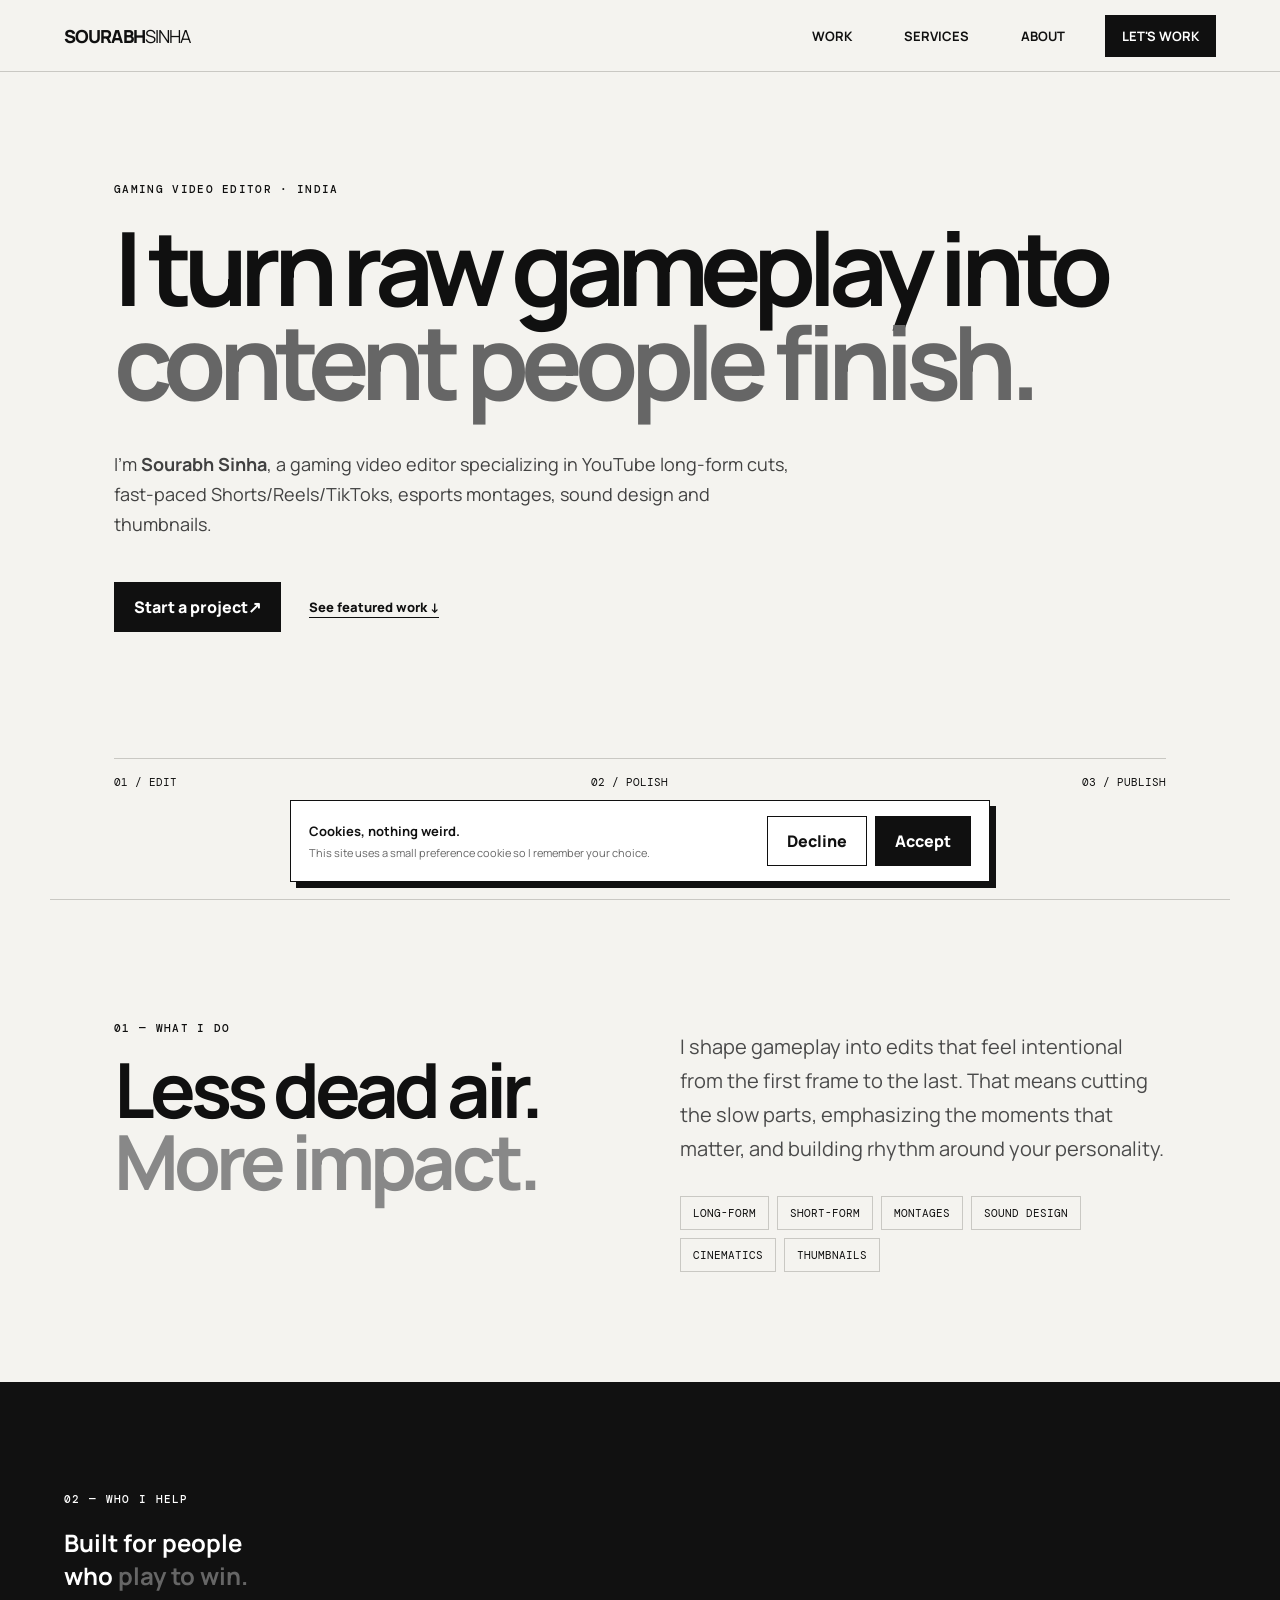
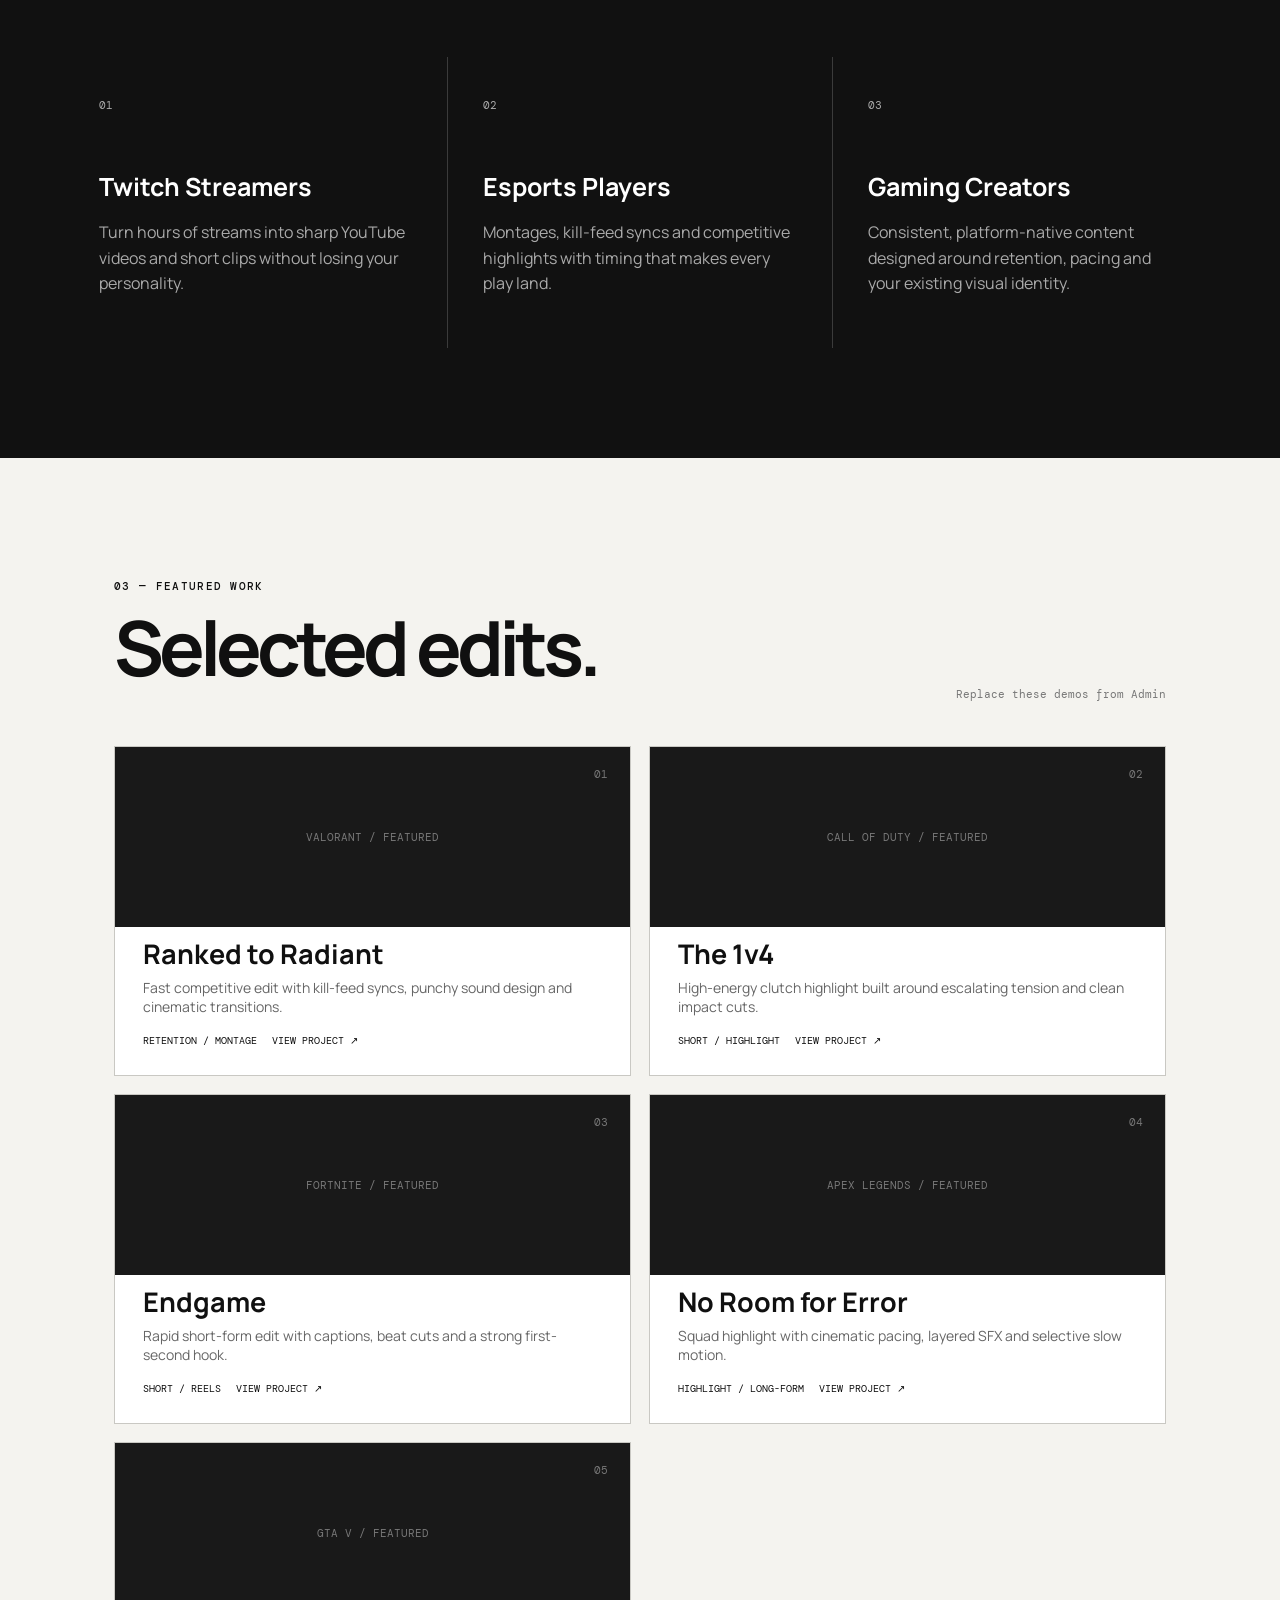
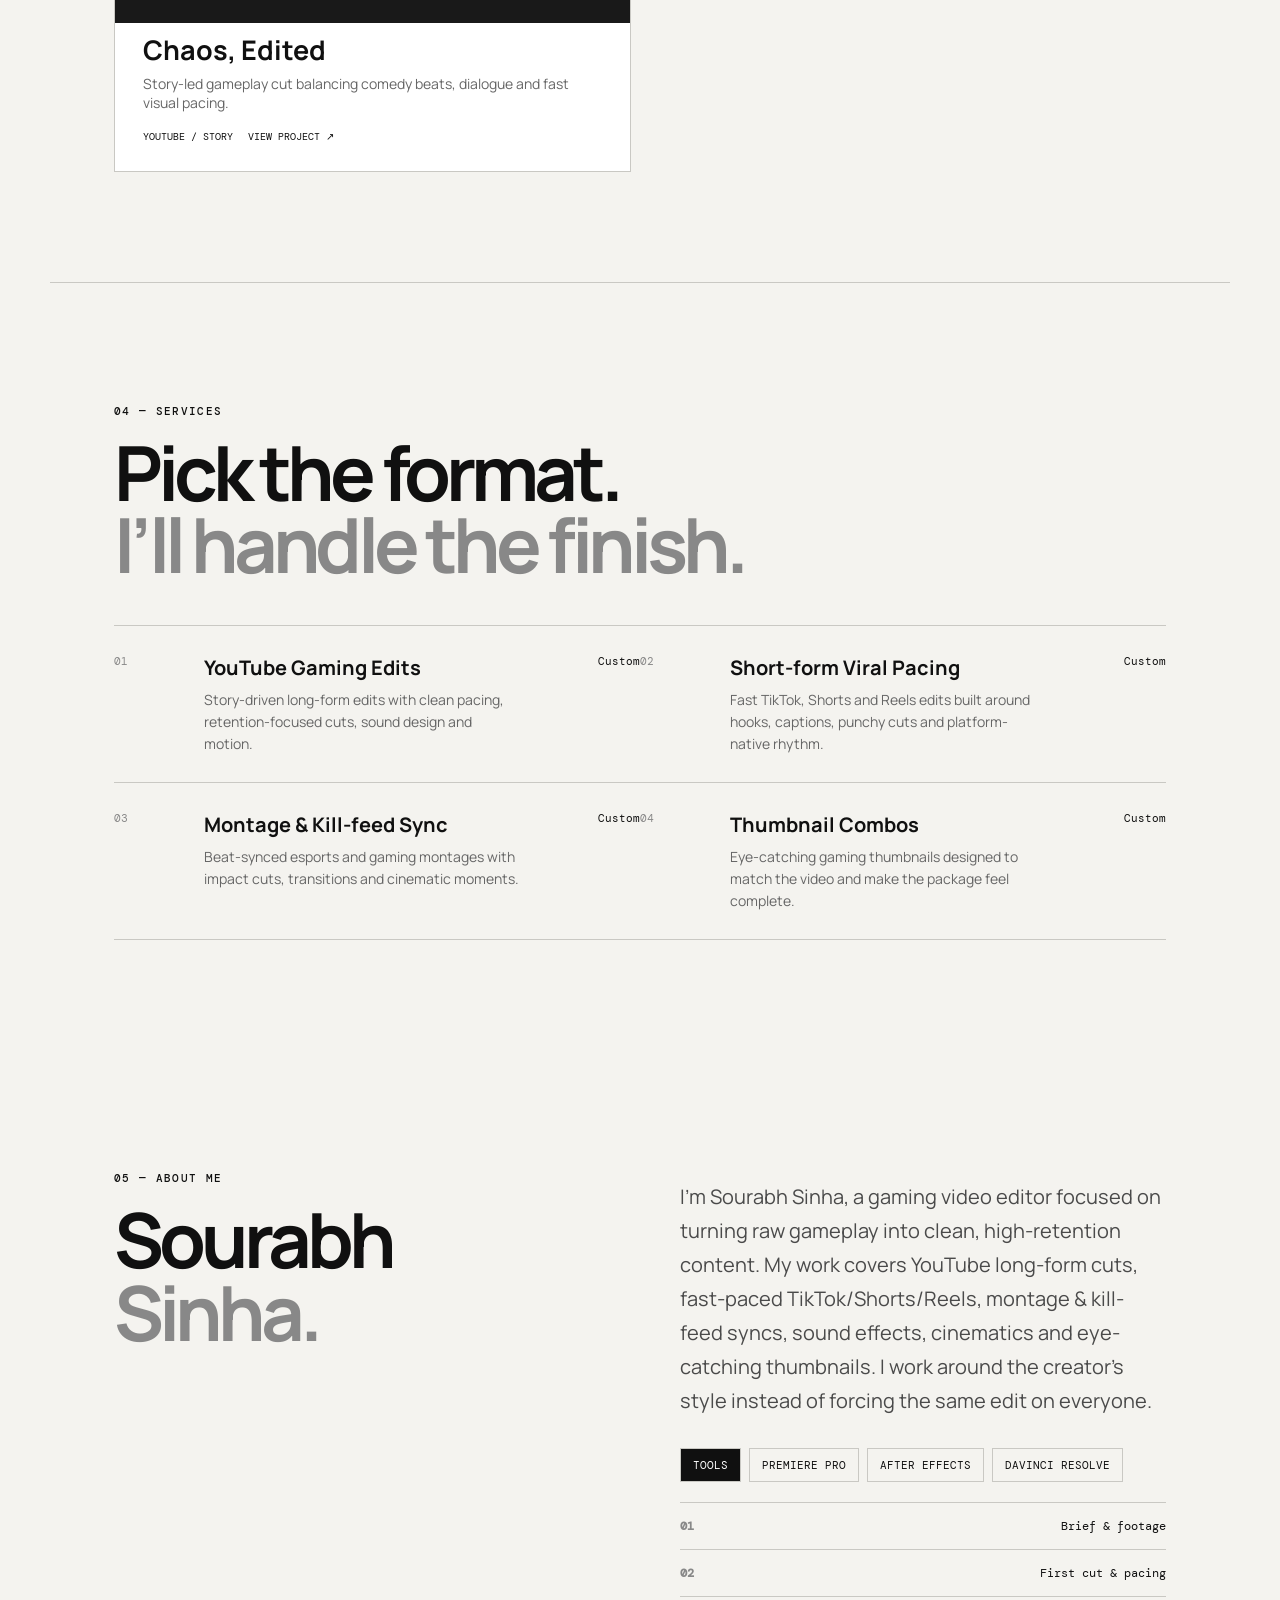
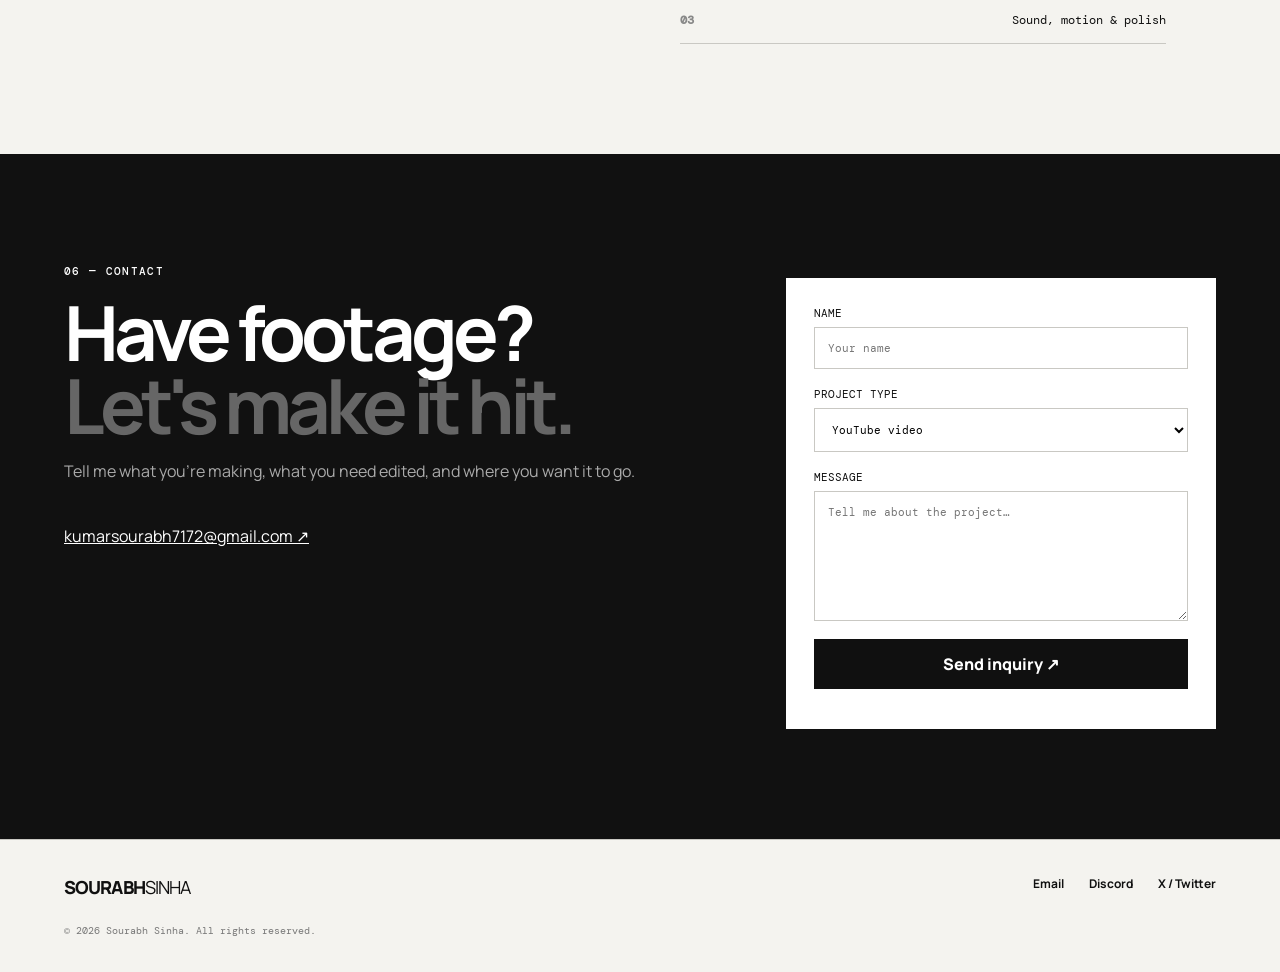
<file: index.html>
<!doctype html>
<html lang="en">
<head>
  <meta charset="utf-8">
  <meta name="viewport" content="width=device-width,initial-scale=1">
  <meta name="description" content="Sourabh Sinha — gaming video editor for creators, streamers and esports players.">
  <title>Sourabh Sinha — Gaming Video Editor</title>
  <link rel="stylesheet" href="styles.css">
</head>
<body>
<header class="site-header">
  <a class="brand" href="#top" aria-label="Sourabh Sinha home">SOURABH<span>SINHA</span></a>
  <button class="menu-btn" id="menuBtn" aria-label="Open menu" aria-expanded="false">☰</button>
  <nav id="mainNav">
    <a href="#work">Work</a><a href="#services">Services</a><a href="#about">About</a><a href="#contact" class="nav-cta">Let's work</a>
  </nav>
</header>
<main id="top">
<section class="hero section">
  <div class="eyebrow">GAMING VIDEO EDITOR · INDIA</div>
  <h1>I turn raw gameplay into <em>content people finish.</em></h1>
  <p class="hero-copy">I'm <strong>Sourabh Sinha</strong>, a gaming video editor specializing in YouTube long-form cuts, fast-paced Shorts/Reels/TikToks, esports montages, sound design and thumbnails.</p>
  <div class="actions"><a class="btn primary" href="#contact">Start a project <span>↗</span></a><a class="text-link" href="#work">See featured work ↓</a></div>
  <div class="hero-meta"><span>01 / EDIT</span><span>02 / POLISH</span><span>03 / PUBLISH</span></div>
</section>
<section class="intro section split" id="what">
  <div><p class="section-kicker">01 — WHAT I DO</p><h2>Less dead air.<br><span>More impact.</span></h2></div>
  <div class="copy"><p>I shape gameplay into edits that feel intentional from the first frame to the last. That means cutting the slow parts, emphasizing the moments that matter, and building rhythm around your personality.</p><div class="chips"><span>Long-form</span><span>Short-form</span><span>Montages</span><span>Sound design</span><span>Cinematics</span><span>Thumbnails</span></div></div>
</section>
<section class="audience section dark-section" id="who">
  <div class="section-kicker">02 — WHO I HELP</div>
  <h2>Built for people<br>who <em>play to win.</em></h2>
  <div class="audience-grid">
    <article><b>01</b><h3>Twitch Streamers</h3><p>Turn hours of streams into sharp YouTube videos and short clips without losing your personality.</p></article>
    <article><b>02</b><h3>Esports Players</h3><p>Montages, kill-feed syncs and competitive highlights with timing that makes every play land.</p></article>
    <article><b>03</b><h3>Gaming Creators</h3><p>Consistent, platform-native content designed around retention, pacing and your existing visual identity.</p></article>
  </div>
</section>
<section class="work section" id="work">
  <div class="section-head"><div><p class="section-kicker">03 — FEATURED WORK</p><h2>Selected edits.</h2></div><span class="muted">Replace these demos from Admin</span></div>
  <div id="workGrid" class="work-grid"></div>
</section>
<section class="services section" id="services">
  <p class="section-kicker">04 — SERVICES</p><h2>Pick the format.<br><span>I’ll handle the finish.</span></h2>
  <div id="serviceGrid" class="service-grid"></div>
</section>
<section class="about section split" id="about">
  <div><p class="section-kicker">05 — ABOUT ME</p><h2>Sourabh<br><span>Sinha.</span></h2></div>
  <div class="about-copy"><p id="bioText"></p><div class="tools"><strong>TOOLS</strong><span>Premiere Pro</span><span>After Effects</span><span>DaVinci Resolve</span></div><div class="process"><div><b>01</b><span>Brief & footage</span></div><div><b>02</b><span>First cut & pacing</span></div><div><b>03</b><span>Sound, motion & polish</span></div></div></div>
</section>
<section class="contact section dark-section" id="contact">
  <div class="section-kicker">06 — CONTACT</div>
  <div class="contact-layout"><div><h2>Have footage?<br><em>Let's make it hit.</em></h2><p>Tell me what you’re making, what you need edited, and where you want it to go.</p><a class="email-big" id="emailLink" href="mailto:kumarsourabh7172@gmail.com">kumarsourabh7172@gmail.com ↗</a></div>
  <form id="contactForm"><label>Name<input name="name" required placeholder="Your name"></label><label>Project type<select name="type"><option>YouTube video</option><option>Short-form clips</option><option>Esports montage</option><option>Thumbnail</option><option>Other</option></select></label><label>Message<textarea name="message" required placeholder="Tell me about the project…"></textarea></label><button class="btn primary" type="submit">Send inquiry ↗</button><p id="formMsg" class="form-msg" role="status"></p></form></div>
</section>
</main>
<footer><div class="brand">SOURABH<span>SINHA</span></div><div><a id="footerEmail" href="mailto:kumarsourabh7172@gmail.com">Email</a><a href="#" id="discordLink">Discord</a><a href="#" id="xLink">X / Twitter</a></div><small>© <span id="year"></span> Sourabh Sinha. All rights reserved.</small></footer>
<div class="cookie" id="cookieBanner"><div><strong>Cookies, nothing weird.</strong><p>This site uses a small preference cookie so I remember your choice.</p></div><div class="cookie-actions"><button id="cookieDecline" class="btn secondary">Decline</button><button id="cookieAccept" class="btn primary">Accept</button></div></div>
<script src="app.js"></script>
</body></html>
</file>
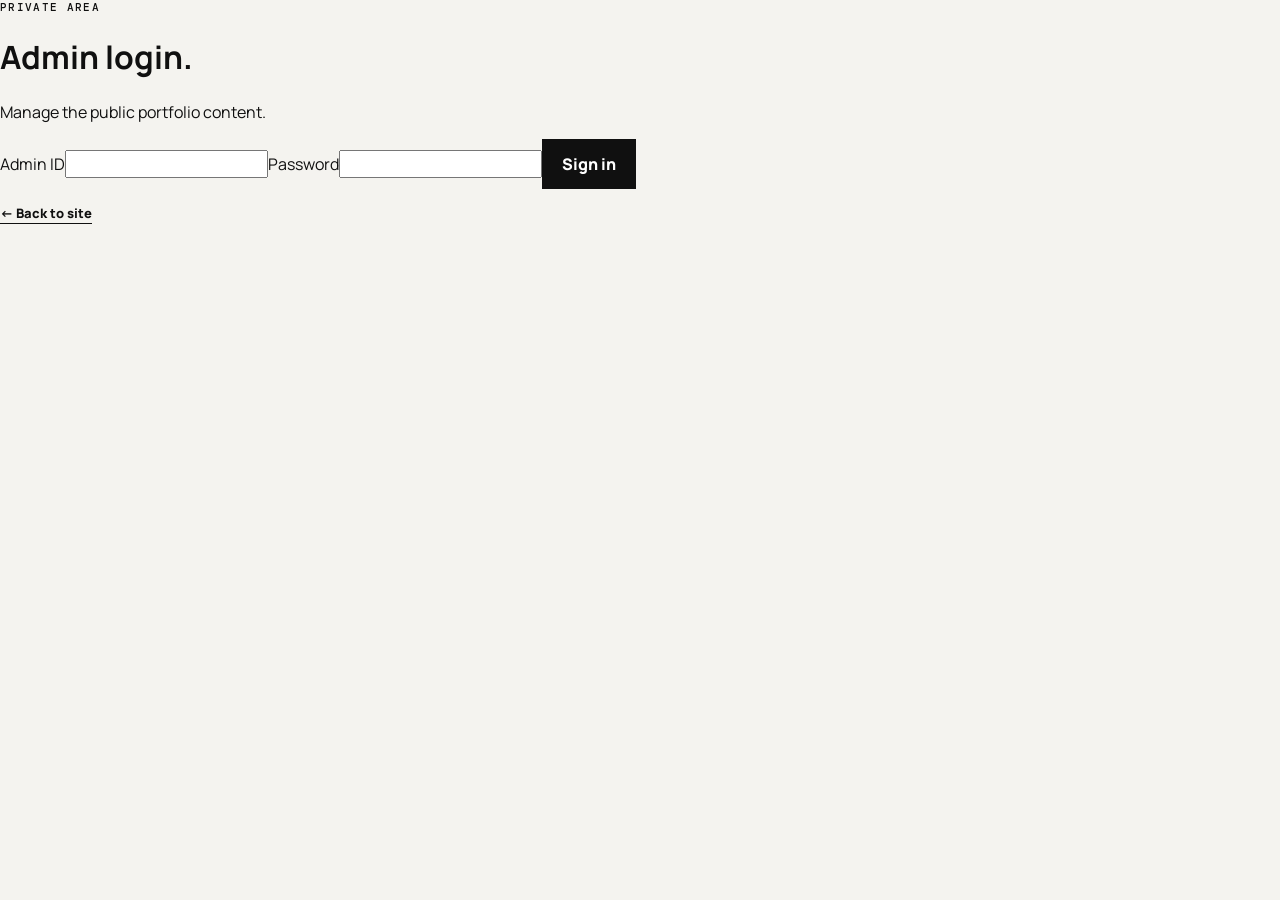
<file: admin.html>
<!doctype html>
<html lang="en"><head><meta charset="utf-8"><meta name="viewport" content="width=device-width,initial-scale=1"><title>Admin — Sourabh Sinha</title><link rel="stylesheet" href="styles.css"></head>
<body class="admin-body">
<div id="loginView" class="admin-login"><div class="admin-card"><div class="eyebrow">PRIVATE AREA</div><h1>Admin login.</h1><p>Manage the public portfolio content.</p><form id="loginForm"><label>Admin ID<input id="adminId" autocomplete="username" required></label><label>Password<input id="adminPass" type="password" autocomplete="current-password" required></label><button class="btn primary" type="submit">Sign in</button><p id="loginMsg" class="form-msg"></p></form><a class="text-link" href="index.html">← Back to site</a></div></div>
<div id="dashboard" class="dashboard hidden"><header class="admin-top"><a class="brand" href="index.html">SOURABH<span>SINHA</span></a><div><span id="saveState">Saved locally</span><button id="logoutBtn" class="btn secondary">Log out</button></div></header>
<main class="admin-main"><div class="admin-heading"><div><div class="eyebrow">CONTENT MANAGEMENT</div><h1>Dashboard</h1></div><a class="btn primary" href="index.html">View public site ↗</a></div>
<section class="editor-card"><h2>About & contact</h2><label>Bio<textarea id="bioEdit"></textarea></label><div class="two"><label>Email<input id="emailEdit"></label><label>Discord URL<input id="discordEdit" placeholder="https://discord.com/..."></label></div><label>X / Twitter URL<input id="xEdit" placeholder="https://x.com/..."></label></section>
<section class="editor-card"><h2>Services</h2><div id="servicesEdit"></div><button id="addService" class="btn secondary">+ Add service</button></section>
<section class="editor-card"><h2>Featured work</h2><div id="worksEdit"></div><button id="addWork" class="btn secondary">+ Add project</button></section>
<button id="saveBtn" class="btn primary save-all">Save all changes</button><p id="dashboardMsg" class="form-msg"></p></main></div>
<script src="admin.js"></script></body></html>
</file>
<file: styles.css>
@import url('https://fonts.googleapis.com/css2?family=DM+Mono:wght@400;500&family=Manrope:wght@400;500;600;700;800&display=swap');
:root{--bg:#f4f3ef;--ink:#101010;--muted:#686868;--line:#c9c8c3;--dark:#111;--white:#fff}
*{box-sizing:border-box}html{scroll-behavior:smooth}body{margin:0;background:var(--bg);color:var(--ink);font-family:Manrope,Arial,sans-serif}a{color:inherit;text-decoration:none}button,input,textarea,select{font:inherit}.site-header{height:72px;border-bottom:1px solid var(--line);display:flex;align-items:center;justify-content:space-between;padding:0 5vw;position:sticky;top:0;background:var(--bg);z-index:20}.brand{font-weight:800;letter-spacing:-.05em;font-size:18px}.brand span{font-weight:400}.site-header nav{display:flex;gap:28px;align-items:center}.site-header nav a{font-size:13px;font-weight:700;text-transform:uppercase;padding:12px}.nav-cta,.primary{background:var(--ink);color:#fff}.nav-cta{padding:12px 17px!important}.menu-btn{display:none;border:0;background:none;font-size:25px}.section{max-width:1180px;margin:auto;padding:110px 5vw}.hero{min-height:calc(100vh - 72px);display:flex;flex-direction:column;justify-content:center;border-bottom:1px solid var(--line)}.eyebrow,.section-kicker{font:500 11px 'DM Mono',monospace;letter-spacing:.12em}.hero h1{font-size:clamp(50px,8vw,108px);line-height:.92;letter-spacing:-.075em;max-width:1000px;margin:24px 0}.hero h1 em,h2 em{font-style:normal;color:#666}.hero-copy{font-size:18px;line-height:1.65;max-width:680px;color:#414141}.actions{display:flex;gap:28px;align-items:center;margin-top:25px}.btn{border:1px solid var(--ink);padding:13px 19px;cursor:pointer;font-weight:800;display:inline-flex;align-items:center;justify-content:center}.secondary{background:#fff;color:var(--ink)}.text-link{text-decoration:underline;text-underline-offset:5px;font-size:13px;font-weight:800}.hero-meta{margin-top:auto;display:flex;justify-content:space-between;border-top:1px solid var(--line);padding-top:16px;font:11px 'DM Mono',monospace}.split{display:grid;grid-template-columns:1fr 1fr;gap:80px}.split h2,.services h2,.work h2,.contact h2{font-size:clamp(45px,6vw,76px);line-height:.95;letter-spacing:-.065em;margin:18px 0}.split h2 span,.services h2 span{color:#888}.copy p,.about-copy>p{font-size:20px;line-height:1.7;color:#4a4a4a}.chips,.tools{display:flex;flex-wrap:wrap;gap:8px;margin-top:30px}.chips span,.tools>*{border:1px solid var(--line);padding:9px 12px;font:11px 'DM Mono',monospace;text-transform:uppercase}.dark-section{max-width:none;background:var(--dark);color:#fff}.audience-grid{max-width:1180px;margin:65px auto 0;display:grid;grid-template-columns:repeat(3,1fr);gap:1px;background:#3b3b3b}.audience-grid article{background:var(--dark);padding:35px}.audience-grid b{font:11px 'DM Mono',monospace;color:#aaa}.audience-grid h3{font-size:25px;margin:55px 0 10px}.audience-grid p{color:#aaa;line-height:1.6}.section-head{display:flex;justify-content:space-between;align-items:end}.muted{font:11px 'DM Mono',monospace;color:#777}.work-grid,.service-grid{display:grid;grid-template-columns:repeat(2,1fr);gap:18px;margin-top:45px}.work-card{border:1px solid var(--line);background:#fff;min-height:330px;padding:28px;display:flex;flex-direction:column;justify-content:flex-end;position:relative;overflow:hidden}.work-card .num{position:absolute;top:20px;right:22px;font:11px 'DM Mono',monospace;color:#777}.work-card .visual{position:absolute;inset:0 0 45%;background:#191919;display:flex;align-items:center;justify-content:center;color:#777;font:11px 'DM Mono',monospace}.work-card h3{font-size:27px;margin:0 0 6px}.work-card p{margin:0;color:#666;font-size:14px}.work-card .stats{display:flex;gap:15px;margin-top:18px;font:10px 'DM Mono',monospace}.services{border-top:1px solid var(--line)}.service-grid{gap:0;border-top:1px solid var(--line)}.service{padding:28px 0;border-bottom:1px solid var(--line);display:grid;grid-template-columns:70px 1fr 100px;gap:20px}.service .n{font:11px 'DM Mono',monospace;color:#888}.service h3{margin:0;font-size:20px}.service p{color:#666;line-height:1.55;font-size:14px;margin:8px 0 0}.service strong{font:11px 'DM Mono',monospace;text-align:right}.tools strong{background:var(--ink);color:#fff}.process{border-top:1px solid var(--line);margin-top:20px}.process div{display:flex;justify-content:space-between;padding:15px 0;border-bottom:1px solid var(--line);font:12px 'DM Mono',monospace}.process b{color:#888}.contact-layout{max-width:1180px;margin:auto;display:grid;grid-template-columns:1fr 430px;gap:80px}.contact-layout>div>p{color:#aaa;line-height:1.6}.email-big{display:inline-block;margin-top:25px;text-decoration:underline}.contact form{background:#fff;color:var(--ink);padding:28px}.contact label{display:block;font:11px 'DM Mono',monospace;text-transform:uppercase;margin-bottom:18px}.contact input,.contact textarea,.contact select{display:block;width:100%;border:1px solid var(--line);padding:13px;margin-top:7px;background:#fff}.contact textarea{min-height:130px;resize:vertical}.contact form .btn{width:100%}.form-msg{font-size:12px;color:#555}footer{padding:35px 5vw;display:grid;grid-template-columns:1fr 1fr;gap:25px;border-top:1px solid var(--line)}footer>div:nth-child(2){display:flex;gap:25px;justify-content:flex-end;font-size:12px;font-weight:700}footer small{grid-column:1/-1;color:#777;font:10px 'DM Mono',monospace}.cookie{position:fixed;bottom:18px;left:50%;transform:translateX(-50%);width:min(700px,calc(100% - 30px));background:#fff;border:1px solid var(--ink);padding:15px 18px;display:flex;align-items:center;justify-content:space-between;gap:20px;z-index:100;box-shadow:6px 6px 0 #111}.cookie strong{font-size:13px}.cookie p{font-size:11px;color:#666;margin:4px 0}.cookie-actions{display:flex;gap:8px}.hidden{display:none!important}
@media(max-width:720px){.menu-btn{display:block}.site-header nav{display:none;position:absolute;left:0;right:0;top:72px;background:var(--bg);padding:12px 5vw;flex-direction:column;align-items:stretch}.site-header nav.open{display:flex}.section{padding:75px 5vw}.hero{min-height:calc(100svh - 72px)}.hero h1{font-size:clamp(47px,15vw,70px)}.actions{align-items:flex-start;flex-direction:column}.split,.contact-layout,.audience-grid,.work-grid,.service-grid{grid-template-columns:1fr}.split h2,.services h2,.work h2,.contact h2{font-size:48px}.copy p,.about-copy>p{font-size:17px}.section-head{display:block}.service{grid-template-columns:45px 1fr}.service strong{grid-column:2;text-align:left}.contact-layout{gap:35px}.cookie{display:block}.cookie-actions{margin-top:12px}footer{grid-template-columns:1fr}footer>div:nth-child(2){justify-content:flex-start;flex-wrap:wrap}footer small{grid-column:1}}
</file>
